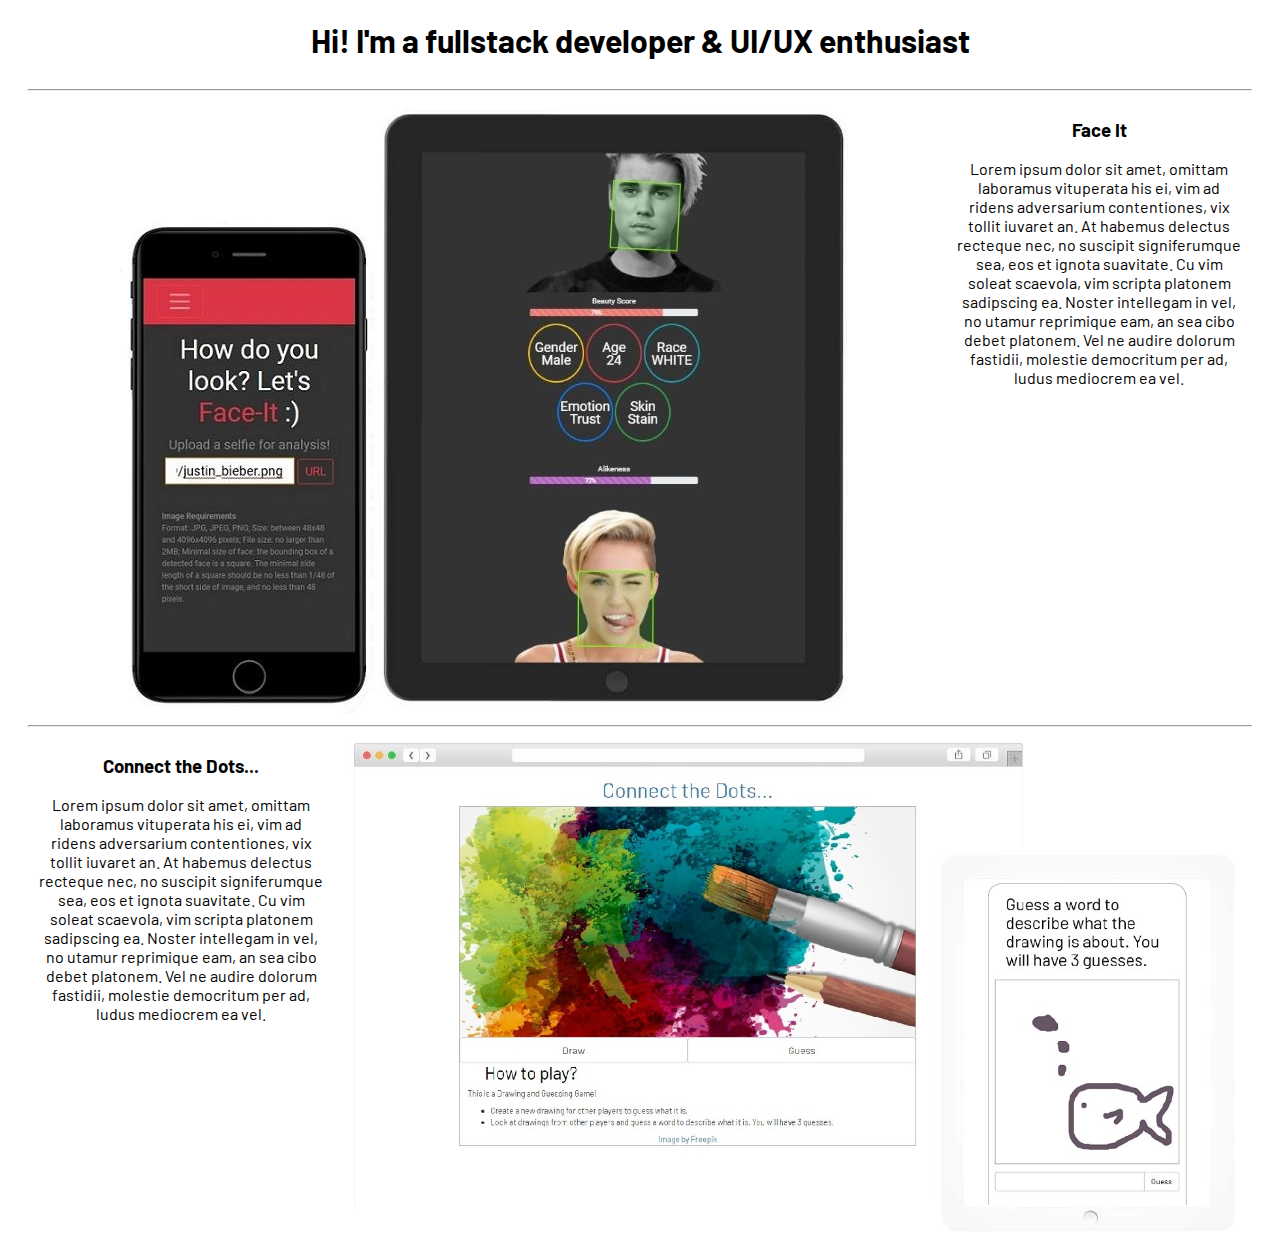
<file: index.html>
<!DOCTYPE html>
<html>
<head>
	<title>My Portfolio</title>
	<meta name="viewport" content="width=device-width, initial-scale=1">
	<meta charset="utf-8">
	<link href="https://fonts.googleapis.com/css?family=Barlow" rel="stylesheet">
	<link rel="stylesheet" type="text/css" href="./public/stylesheets/style.css">
	<link rel="stylesheet" type="text/css" href="./public/stylesheets/float-grid.css">
</head>
<body>
<h1>Hi! I'm a fullstack developer & UI/UX enthusiast</h1>
<!--
<h2>HTML</h2>
<h2>CSS</h2>
<h2>jQuery</h2>
-->
<main>
<div class="row">
	<hr>
	<div class="js-content-left col-12">
		<img src="./public/images/faceIt.JPG">
	</div>
	<div class="js-content-right col-4">
		<h3>Face It</h3>
		<p>Lorem ipsum dolor sit amet, omittam laboramus vituperata his ei, vim ad ridens adversarium contentiones, vix tollit iuvaret an. At habemus delectus recteque nec, no suscipit signiferumque sea, eos et ignota suavitate. Cu vim soleat scaevola, vim scripta platonem sadipscing ea. Noster intellegam in vel, no utamur reprimique eam, an sea cibo debet platonem. Vel ne audire dolorum fastidii, molestie democritum per ad, ludus mediocrem ea vel.</p>
	</div>
</div>
<div class="row">
	<hr>
	<div class="js-content-left col-4">
		<h3>Connect the Dots...</h3>
		<p>Lorem ipsum dolor sit amet, omittam laboramus vituperata his ei, vim ad ridens adversarium contentiones, vix tollit iuvaret an. At habemus delectus recteque nec, no suscipit signiferumque sea, eos et ignota suavitate. Cu vim soleat scaevola, vim scripta platonem sadipscing ea. Noster intellegam in vel, no utamur reprimique eam, an sea cibo debet platonem. Vel ne audire dolorum fastidii, molestie democritum per ad, ludus mediocrem ea vel.</p>
	</div>
	<div class="js-content-right col-12">
		<img src="./public/images/connectTheDots.jpg">
	</div>
</div>
</main>
<script src="https://code.jquery.com/jquery-3.2.1.min.js" type="text/javascript">
</body>
</html>
</file>
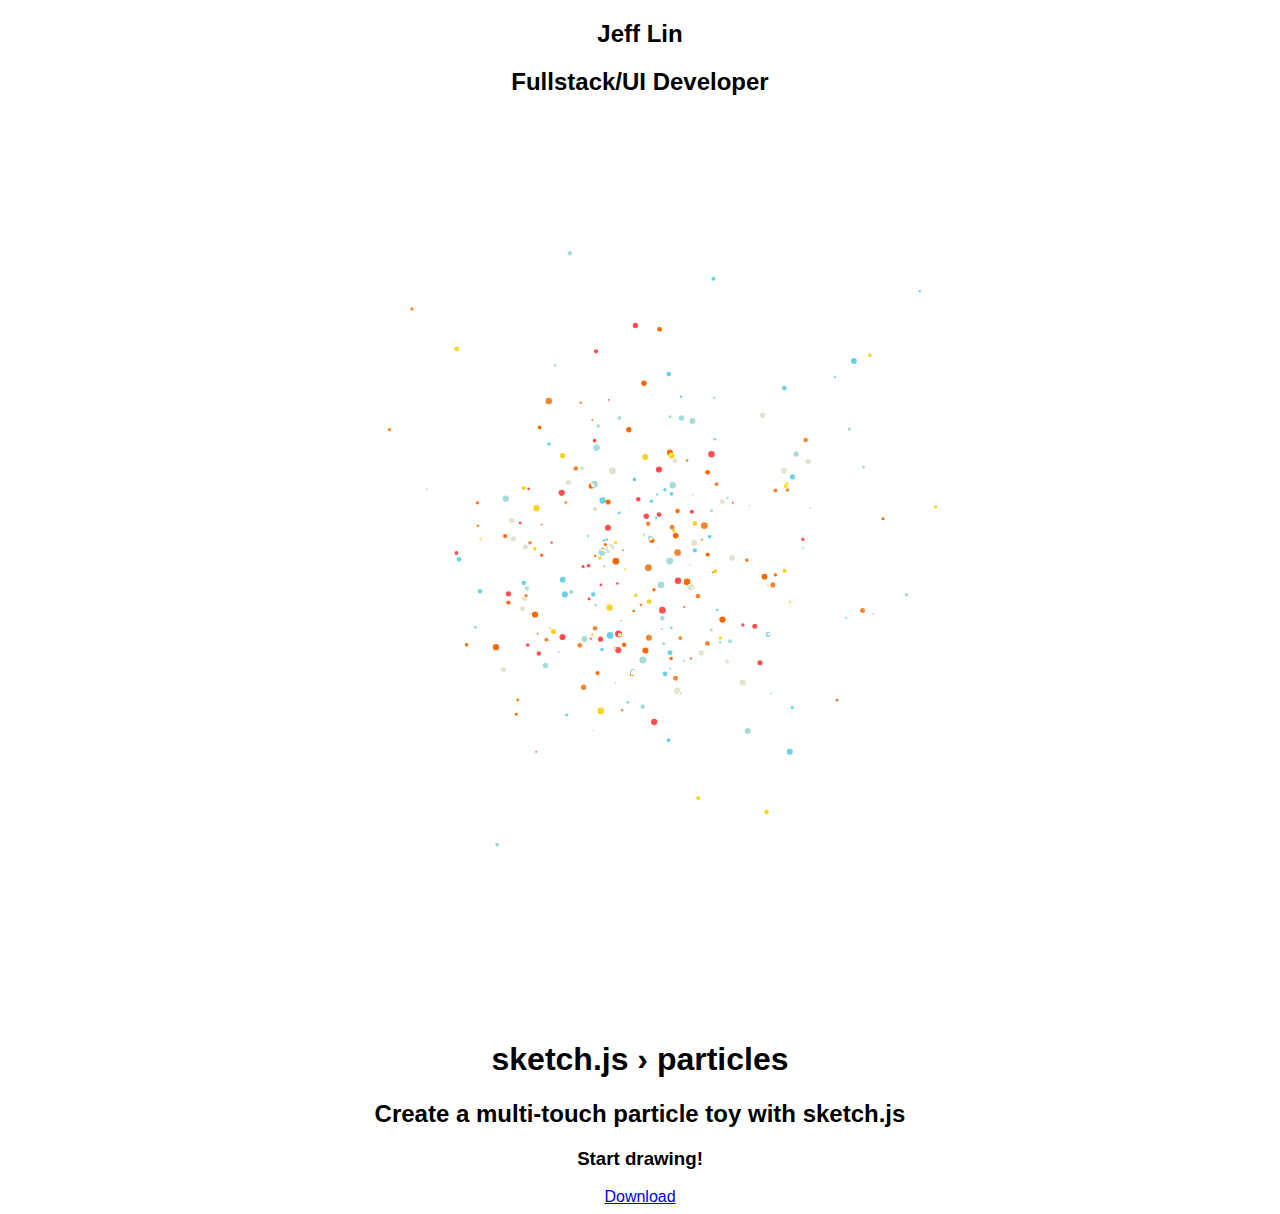
<file: particles.html>
<!doctype html>
<html>
    <head>
        <title>sketch.js &raquo; Basic Example</title>
        <link rel="stylesheet" href="./public/stylesheets/style.css">
    </head>
    <body>
        <div class="intro">
            <h2>Jeff Lin</h2>
            <h2>Fullstack/UI Developer</h2>
        </div>

        <div id="container"></div>
        <header class="info">
            <hgroup class="about">
                <h1>sketch.js &rsaquo; particles</h1>
                <h2>Create a multi-touch particle toy with sketch.js</h2>
                <h3>Start drawing!</h3>
            </hgroup>
            <nav class="more">
                <a href="https://github.com/soulwire/sketch.js/archive/master.zip" target="_blank">Download</a>
            </nav>
        </header>

        <script src="./sketch.js"></script>
        <script>
        
        // ----------------------------------------
        // Particle
        // ----------------------------------------

   //     setTimeout(Particle, 1000);


        function Particle( x, y, radius ) {
            this.init( x, y, radius );
        }

        Particle.prototype = {

            init: function( x, y, radius ) {

                this.alive = true;

                this.radius = radius || 10;
                this.wander = 0.15;
                this.theta = random( TWO_PI );
                this.drag = 0.92;
                this.color = '#fff';

                this.x = x || 0.0;
                this.y = y || 0.0;

                this.vx = 0.0;
                this.vy = 0.0;
            },

            move: function() {

                this.x += this.vx;
                this.y += this.vy;

                this.vx *= this.drag;
                this.vy *= this.drag;

                this.theta += random( -0.5, 0.5 ) * this.wander;
                this.vx += sin( this.theta ) * 0.1;
                this.vy += cos( this.theta ) * 0.1;

                this.radius *= 0.96;
                this.alive = this.radius > 0.5;
            },

            draw: function( ctx ) {

                ctx.beginPath();
                ctx.arc( this.x, this.y, this.radius, 0, TWO_PI );
                ctx.fillStyle = this.color;
                ctx.fill();
            }
        };

        // ----------------------------------------
        // Example
        // ----------------------------------------

        var MAX_PARTICLES = 280;
        var COLOURS = [ '#69D2E7', '#A7DBD8', '#E0E4CC', '#F38630', '#FA6900', '#FF4E50', '#F9D423' ];

        var particles = [];
        var pool = [];

        var demo = Sketch.create({
            container: document.getElementById( 'container' ),
            retina: 'auto'
        });

        demo.setup = function() {

            // Set off some initial particles.
            var i, x, y;

            for ( i = 0; i < 2000; i++ ) {
//                x = ( demo.width * 0.5 ) + random( -100, 100 );
//                y = ( demo.height * 0.5 ) + random( -100, 100 );
                x = ( demo.width * 0.5 ) + random( -100, 100 );
                y = ( demo.height * 0.5 ) + random( -100, 100 );
                demo.spawn( x, y );
            }


            setTimeout(
                demo.setup, 5000);

        };

        demo.spawn = function( x, y ) {
            
            var particle, theta, force;

            if ( particles.length >= MAX_PARTICLES )
                pool.push( particles.shift() );

            particle = pool.length ? pool.pop() : new Particle();
            particle.init( x, y, random( 5, 20 ) );

            particle.wander = random( 0.5, 2.0 );
            particle.color = random( COLOURS );
            particle.drag = random( 0.9, 0.99 );

            theta = random( TWO_PI );
            force = random( 2, 8 );

            particle.vx = sin( theta ) * force;
            particle.vy = cos( theta ) * force;

            particles.push( particle );
        };

        demo.update = function() {

            var i, particle;

            for ( i = particles.length - 1; i >= 0; i-- ) {

                particle = particles[i];

                if ( particle.alive ) particle.move();
                else pool.push( particles.splice( i, 1 )[0] );
            }
        };

        demo.draw = function() {

            demo.globalCompositeOperation  = 'lighter';

            for ( var i = particles.length - 1; i >= 0; i-- ) {
                particles[i].draw( demo );
            }
        };

        demo.mousemove = function() {

            var particle, theta, force, touch, max, i, j, n;

            for ( i = 0, n = demo.touches.length; i < n; i++ ) {

                touch = demo.touches[i], max = random( 1, 4 );
                for ( j = 0; j < max; j++ ) {
                  demo.spawn( touch.x, touch.y );
                }

            }
        };
        

        </script>
    </body>
</html>
</file>
<file: public/stylesheets/style.css>
* {
  font-family: 'Barlow', sans-serif;
	text-align: center;
}


main {
	display: inline-block;
}

img {
	max-width: 100%;
}

.js-content-left, .js-content-right {
	display: inline-block;
	border: 0px #aaa solid;
}

.test2 {
	border: 5px yellow solid;
}
</file>
<file: public/stylesheets/float-grid.css>
* {
	box-sizing: border-box;
}

/* Grid measurements:
 *
 
*   1280px wide including 16 gutters (half gutters on both edges)
 *
 *   60px columns (12)
 *   20px gutters (two half-gutters + 11 full gutters, so 12 total)
 *
 *
 *   For smaller screens, we always want 20px of padding on either side,
 *   so 1280 + 20 + 20 => 1320px
 *
 */

.row {
	max-width: 1320px;
	padding-left: 20px;
	padding-right: 20px;
	margin: 0 auto;	
}

/* Clearfix */
.row::before,
.row::after {
	display: table;
	content: '';
}

.row::after {
	clear: both;
}

.col-4, .col-6, .col-8, .col-12 {
	float: left;

	/* Gutters:
   * Each column is padded by half-a-gutter on each side,
   *
   * Half a gutter is 10px, 10/1280 (context) = 0.78125%
   *
   */
   padding-left: 0.78125%;
   padding-right: 0.78125%;
}

/* Mobile defaults */
.col-4, .col-6, .col-8, .col-12 {
	width: 100%;
}

/* Non-mobile, grid */
@media only screen and (min-width: 640px) {
	/* 4 columns */
	.col-4 {
		width: 25%;
	}

	/* 8 columns */
	.col-8 {
		width: 50%;
	}

	/* 12 columns */
	.col-12 {
		width: 75%;
	}

	/* 16 columns */
	.col-16 {
		width: 100%;
	}
}
</file>
